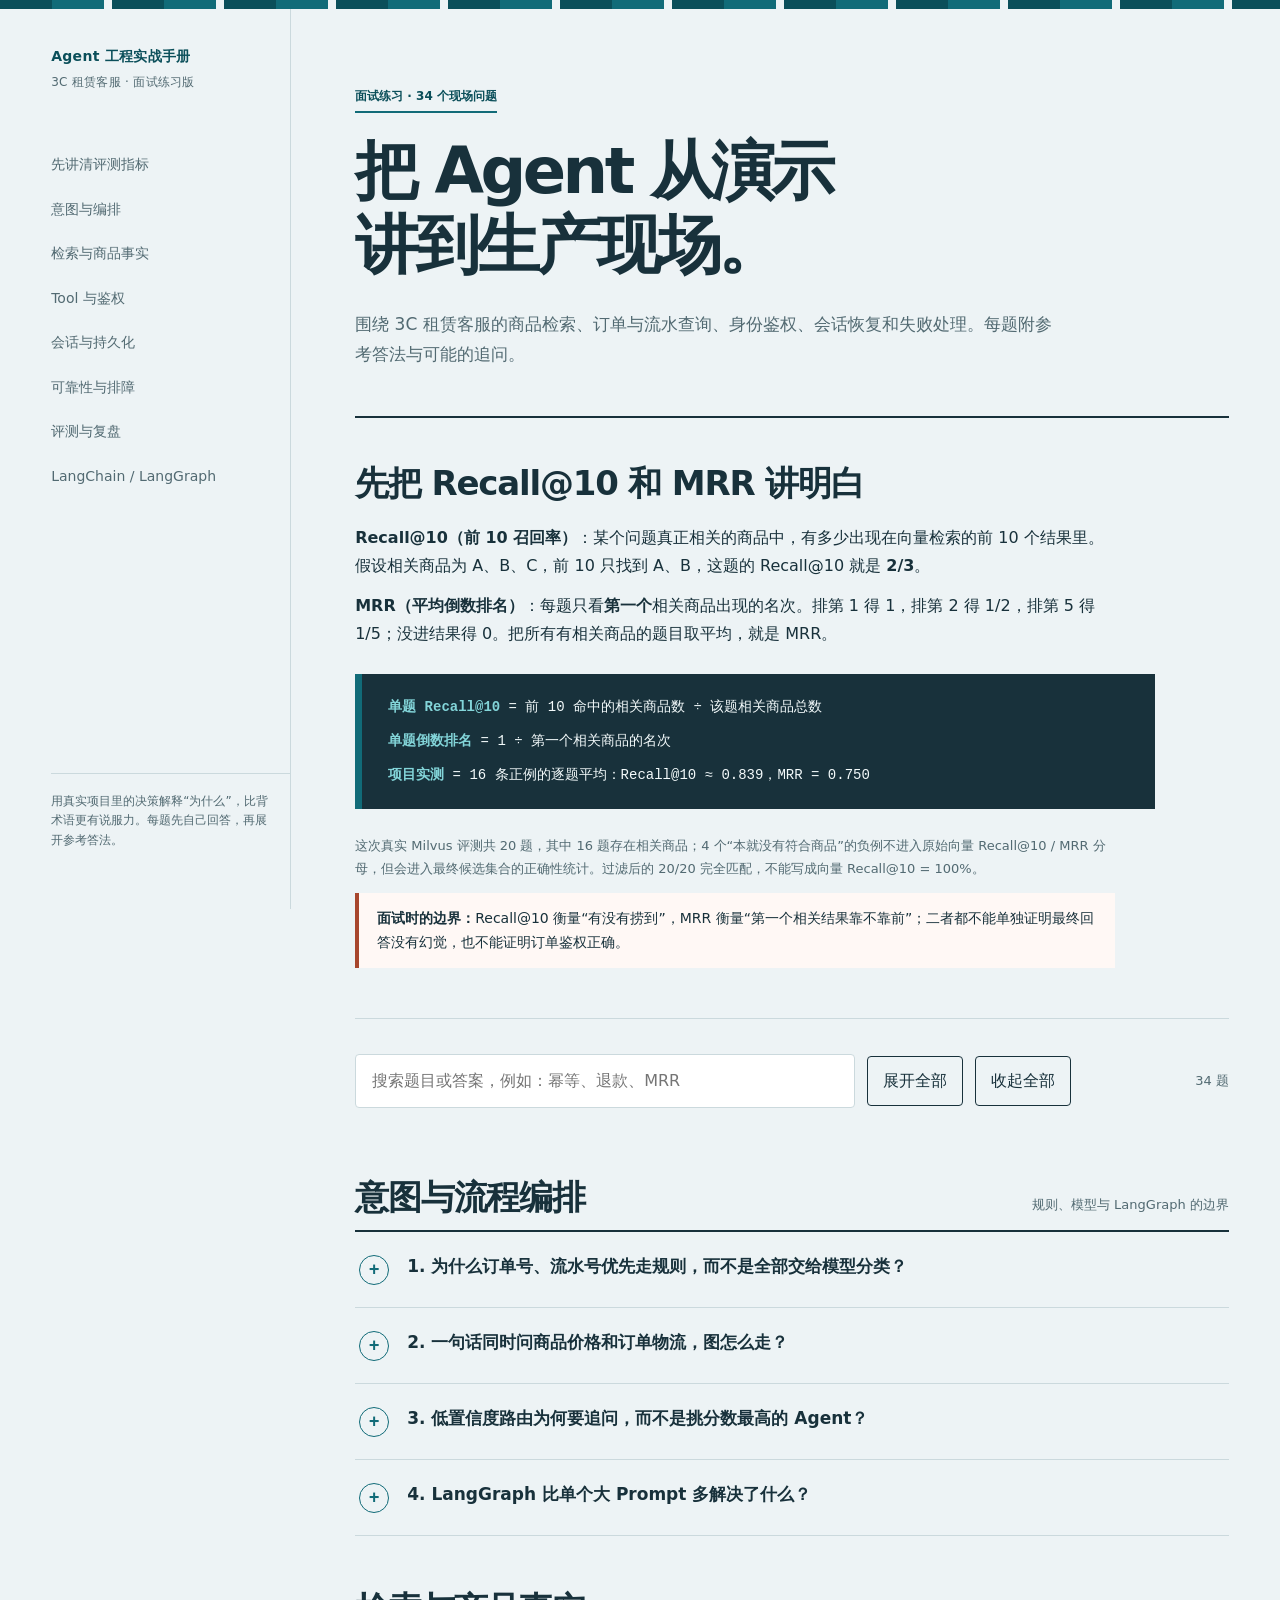
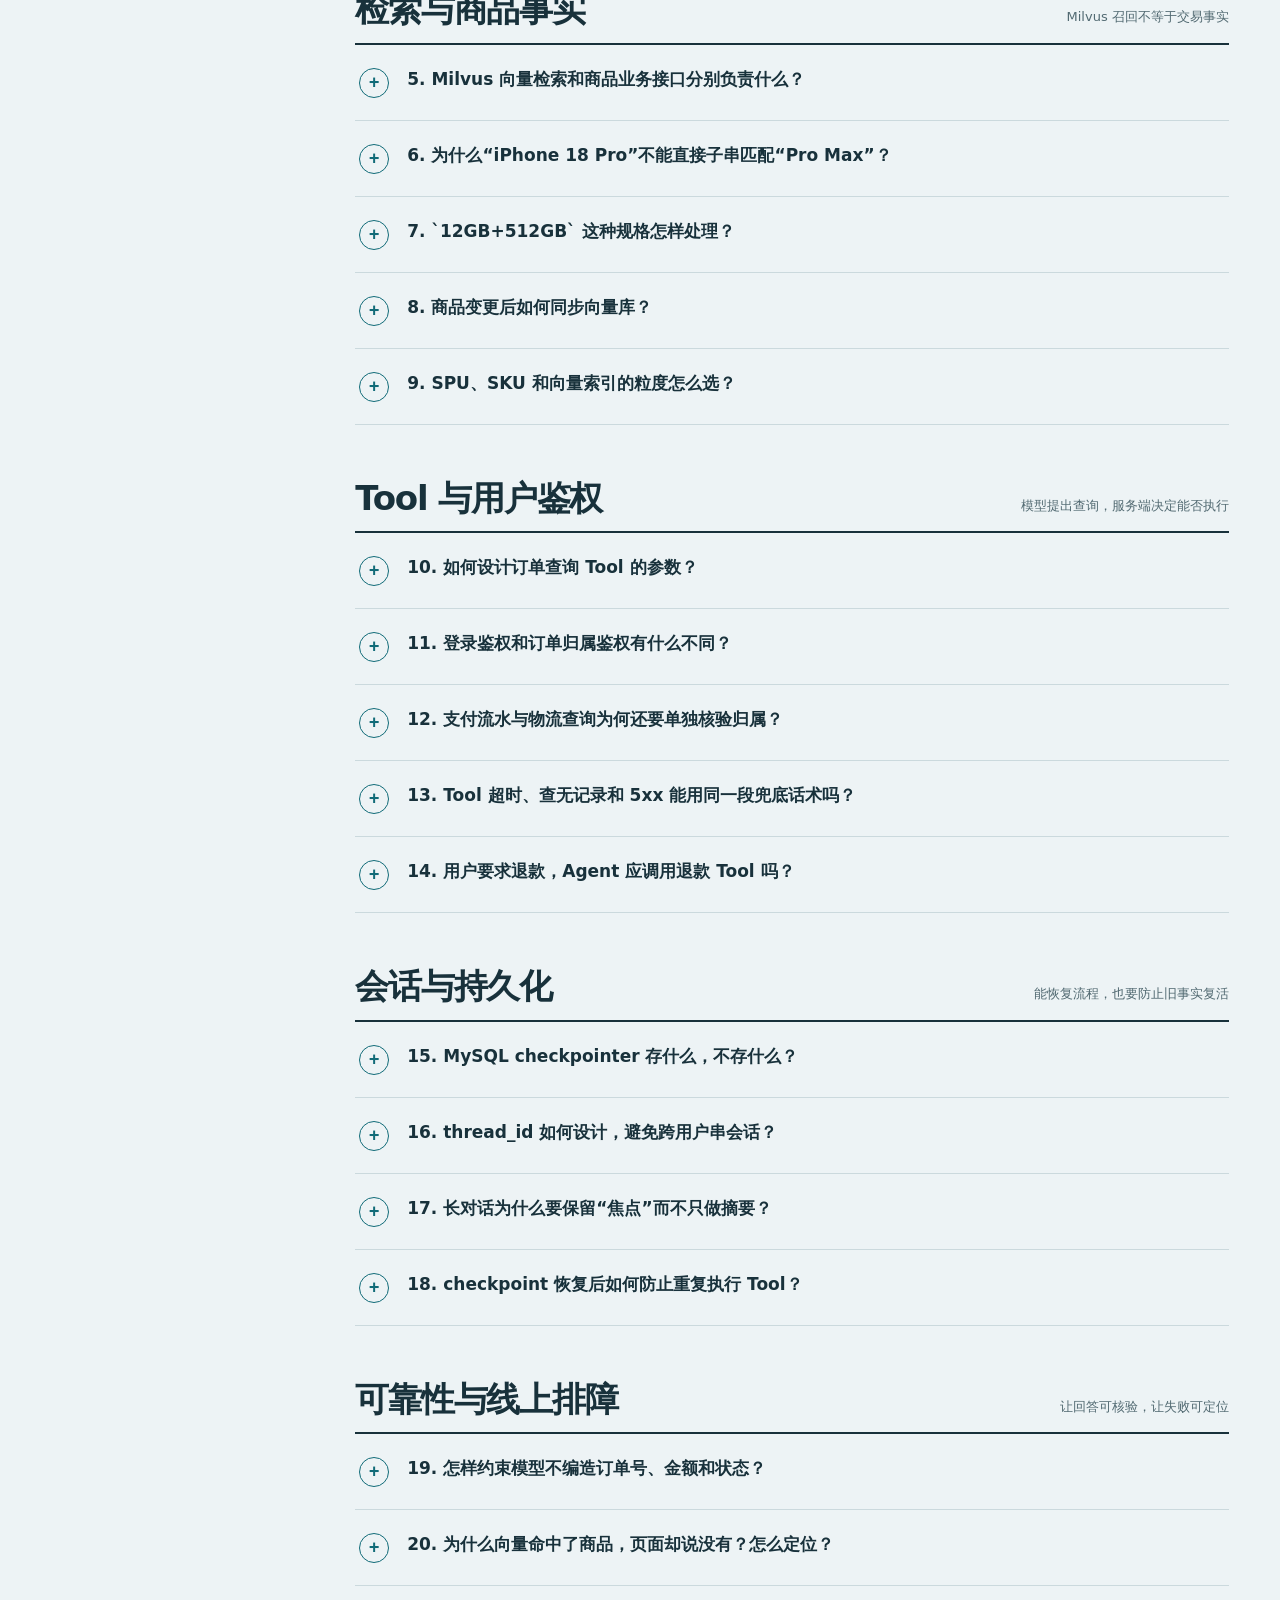
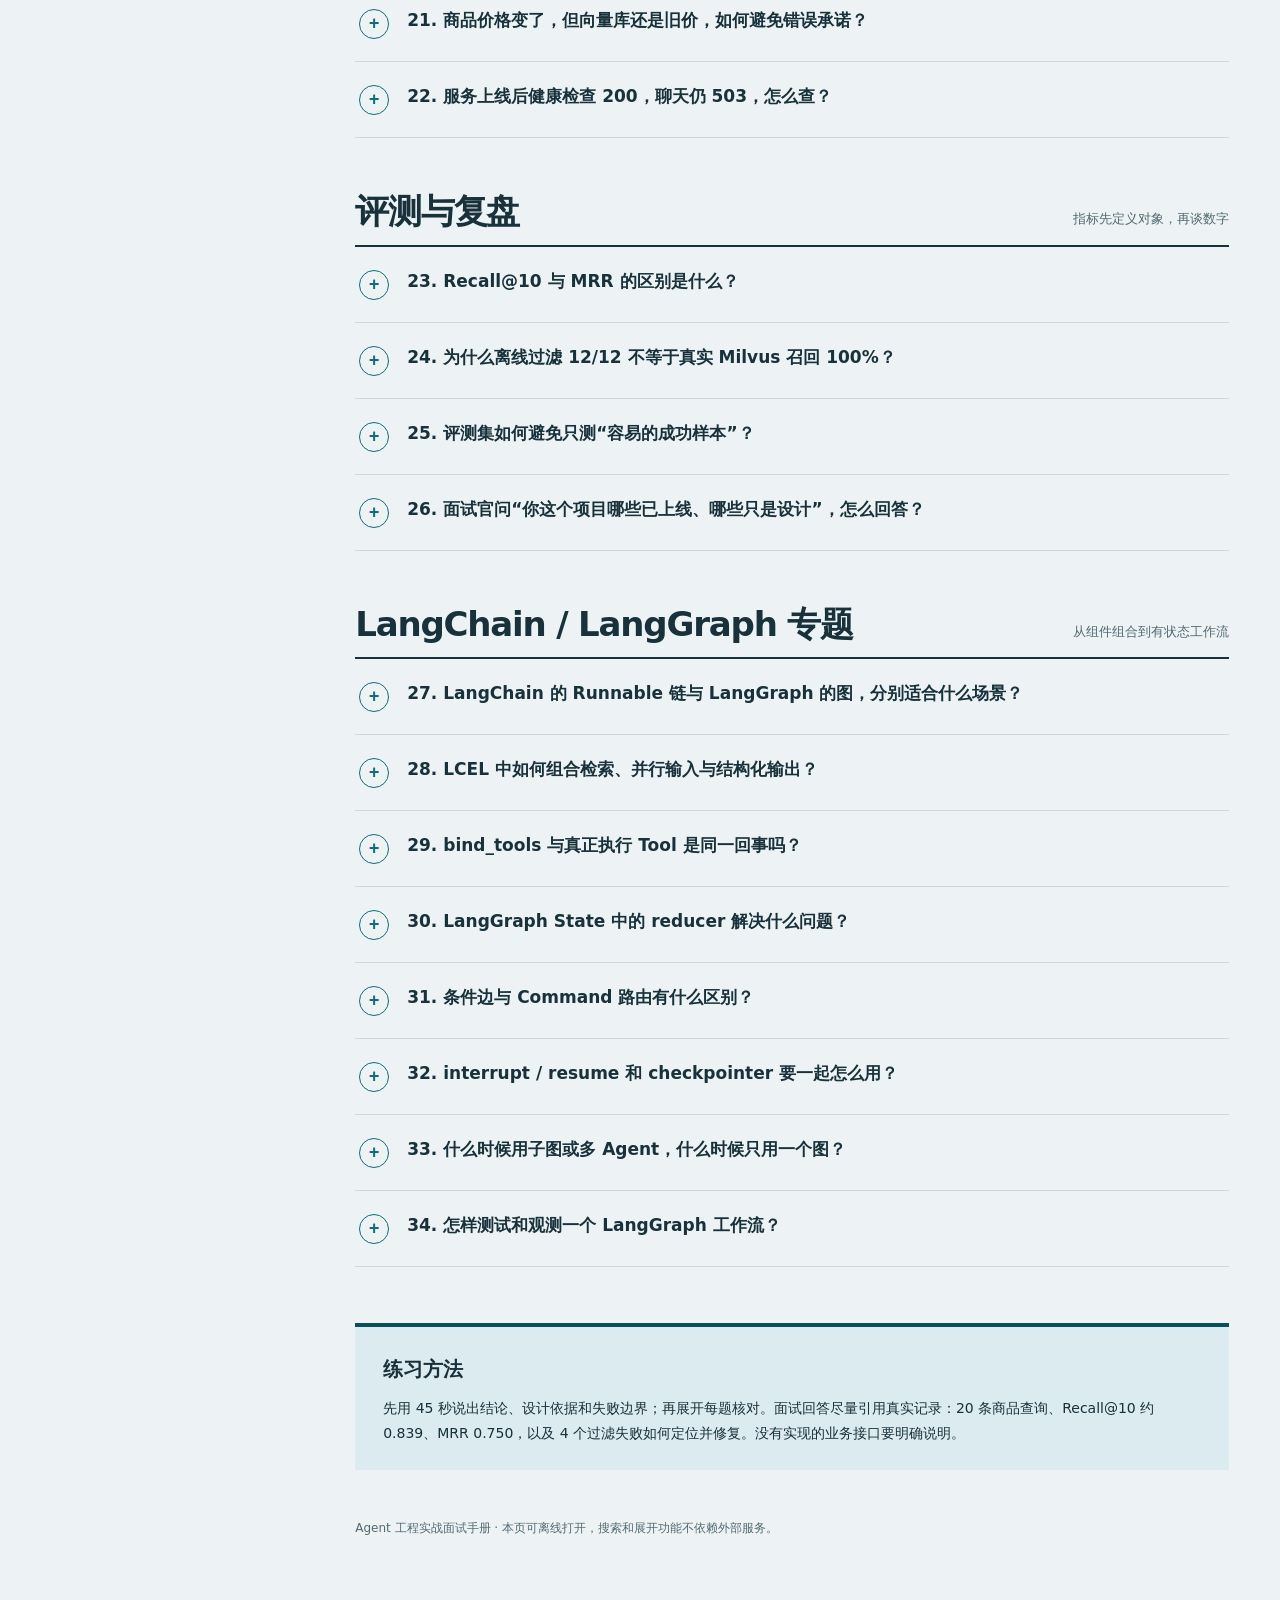
<file: agent-interview-guide.html>
<!doctype html>
<html lang="zh-CN">
<head>
<meta charset="utf-8">
<meta name="viewport" content="width=device-width, initial-scale=1">
<meta name="color-scheme" content="light">
<title>Agent 工程实战面试手册 · 3C 租赁客服</title>
<style>
:root{--paper:#edf3f5;--surface:#fff;--ink:#18313b;--muted:#526a72;--line:#cbd9dd;--teal:#116b78;--teal-dark:#0b4f5a;--signal:#a7462d;--soft:#dcebef;--focus:#e8a447}
*{box-sizing:border-box}html{scroll-behavior:smooth}body{margin:0;background:var(--paper);color:var(--ink);font-family:"Source Han Sans SC","Noto Sans CJK SC","Microsoft YaHei",system-ui,sans-serif;line-height:1.75}button,input{font:inherit}a{color:var(--teal-dark)}a:focus-visible,button:focus-visible,input:focus-visible,summary:focus-visible{outline:3px solid var(--focus);outline-offset:3px}::selection{background:#b8dfe4;color:var(--ink)}
.topline{height:9px;background:repeating-linear-gradient(90deg,var(--teal-dark) 0 52px,var(--teal) 52px 104px,var(--paper) 104px 112px)}.shell{max-width:1320px;margin:auto;display:grid;grid-template-columns:240px minmax(0,1fr);gap:clamp(28px,5vw,88px);padding:0 clamp(22px,4vw,64px) 100px}.rail{position:sticky;top:0;align-self:start;height:100vh;padding:38px 0 28px;border-right:1px solid var(--line);display:flex;flex-direction:column}.brand{font-size:14px;font-weight:800;letter-spacing:.02em;color:var(--teal-dark);line-height:1.4}.brand span{display:block;font-size:12px;font-weight:500;color:var(--muted);margin-top:7px}.rail nav{display:grid;gap:4px;margin-top:54px}.rail nav a{text-decoration:none;color:var(--muted);font-size:14px;padding:8px 14px 8px 0;border-right:3px solid transparent}.rail nav a:hover,.rail nav a:focus-visible{color:var(--teal-dark);border-color:var(--teal)}.rail-note{margin-top:auto;padding:18px 18px 18px 0;border-top:1px solid var(--line);font-size:12px;color:var(--muted);line-height:1.65}.main{min-width:0}.hero{padding:72px 0 46px;border-bottom:2px solid var(--ink)}.hero h1{font-size:clamp(36px,5vw,68px);letter-spacing:-.055em;line-height:1.15;margin:0 0 28px;max-width:800px;font-weight:800}.hero p{font-size:17px;max-width:710px;margin:0;color:var(--muted)}.hero .edition{display:inline-block;font-size:12px;color:var(--teal-dark);font-weight:700;border-bottom:2px solid var(--teal);padding-bottom:4px;margin-bottom:22px}.measure{padding:44px 0 38px;border-bottom:1px solid var(--line)}.measure h2,.chapter h2{font-size:clamp(24px,3vw,34px);letter-spacing:-.035em;line-height:1.25;margin:0 0 20px}.measure p{max-width:760px;margin:12px 0;color:var(--ink)}.formula{background:var(--ink);color:#f3fafb;border-left:7px solid var(--teal);padding:22px 26px;margin:26px 0;max-width:800px;display:grid;gap:11px;font-family:Consolas,"SFMono-Regular",monospace;font-size:14px;line-height:1.65;overflow-x:auto}.formula strong{color:#83d5d9;font-weight:700}.measure small{display:block;max-width:760px;color:var(--muted);font-size:13px}.caution{border-left:4px solid var(--signal);padding:13px 18px;margin-top:28px;background:#fff8f5;color:#633d35;font-size:14px;max-width:800px}.controls{display:flex;align-items:center;gap:12px;flex-wrap:wrap;padding:35px 0 16px}.search{min-width:min(100%,310px);flex:1;max-width:500px;padding:12px 16px;background:var(--surface);border:1px solid var(--line);border-radius:4px;color:var(--ink)}.action{padding:10px 15px;border:1px solid var(--ink);background:transparent;color:var(--ink);border-radius:4px;cursor:pointer}.action:hover{background:var(--ink);color:#fff}.count{font-size:13px;color:var(--muted);margin-left:auto}.chapter{padding-top:52px;scroll-margin-top:22px}.chapter-head{display:flex;align-items:baseline;justify-content:space-between;gap:20px;border-bottom:2px solid var(--ink);padding-bottom:12px}.chapter h2{margin:0}.chapter-head p{margin:0;color:var(--muted);font-size:13px}.qa{border-bottom:1px solid var(--line);background:transparent}.qa summary{list-style:none;cursor:pointer;display:flex;align-items:flex-start;gap:18px;padding:22px 4px;font-weight:650;line-height:1.5;font-size:17px}.qa summary::-webkit-details-marker{display:none}.qa summary::before{content:"+";display:grid;place-items:center;flex:0 0 28px;height:28px;border:1px solid var(--teal);border-radius:50%;color:var(--teal);font-family:Consolas,monospace;font-size:18px;line-height:1;margin-top:1px}.qa[open] summary::before{content:"−";background:var(--teal);color:white}.qa[open]{background:rgba(255,255,255,.62)}.answer{padding:0 35px 26px 50px;max-width:880px;font-size:15px}.answer p{margin:0 0 12px}.answer p:last-child{margin-bottom:0}.answer .follow{color:var(--teal-dark);font-size:14px;border-top:1px dashed var(--line);padding-top:12px;margin-top:18px}.answer code,.measure code{font-family:Consolas,"SFMono-Regular",monospace;background:var(--soft);padding:2px 5px;border-radius:3px;font-size:.92em}.callout{margin:56px 0 0;padding:25px 28px;background:var(--soft);border-top:4px solid var(--teal-dark);font-size:14px}.callout h2{margin:0 0 9px;font-size:20px}.callout p{margin:0;max-width:780px}.footer{color:var(--muted);font-size:12px;padding:48px 0 0}.empty{display:none;padding:28px;color:var(--muted);border:1px dashed var(--line)}
@media(max-width:850px){.shell{display:block;padding:0 22px 70px}.rail{position:static;height:auto;border-right:0;border-bottom:1px solid var(--line);padding:20px 0 13px}.brand span,.rail-note{display:none}.rail nav{display:flex;overflow-x:auto;margin-top:15px;gap:18px;padding-bottom:3px}.rail nav a{white-space:nowrap;padding:3px 0;border-right:0;border-bottom:2px solid transparent}.hero{padding:48px 0 35px}.chapter{padding-top:38px}.chapter-head{display:block}.chapter-head p{margin-top:5px}.answer{padding-left:50px;padding-right:15px}.count{width:100%;margin-left:0}}@media(max-width:480px){.hero h1{font-size:36px}.hero p{font-size:15px}.formula{padding:17px 14px;font-size:12px}.qa summary{font-size:16px;gap:12px}.answer{padding-left:44px;font-size:14px}.controls{gap:8px}.search{min-width:100%}}@media(prefers-reduced-motion:reduce){html{scroll-behavior:auto}}
</style>
</head>
<body>
<div class="topline" aria-hidden="true"></div>
<div class="shell">
  <aside class="rail" aria-label="章节导航">
    <div class="brand">Agent 工程实战手册<span>3C 租赁客服 · 面试练习版</span></div>
    <nav>
      <a href="#metrics">先讲清评测指标</a><a href="#routing">意图与编排</a><a href="#retrieval">检索与商品事实</a><a href="#tools">Tool 与鉴权</a><a href="#memory">会话与持久化</a><a href="#reliability">可靠性与排障</a><a href="#evaluation">评测与复盘</a><a href="#frameworks">LangChain / LangGraph</a>
    </nav>
    <p class="rail-note">用真实项目里的决策解释“为什么”，比背术语更有说服力。每题先自己回答，再展开参考答法。</p>
  </aside>
  <main class="main">
    <header class="hero"><span class="edition">面试练习 · 34 个现场问题</span><h1>把 Agent 从演示<br>讲到生产现场。</h1><p>围绕 3C 租赁客服的商品检索、订单与流水查询、身份鉴权、会话恢复和失败处理。每题附参考答法与可能的追问。</p></header>
    <section id="metrics" class="measure" aria-labelledby="metric-title">
      <h2 id="metric-title">先把 Recall@10 和 MRR 讲明白</h2>
      <p><strong>Recall@10（前 10 召回率）</strong>：某个问题真正相关的商品中，有多少出现在向量检索的前 10 个结果里。假设相关商品为 A、B、C，前 10 只找到 A、B，这题的 Recall@10 就是 <strong>2/3</strong>。</p>
      <p><strong>MRR（平均倒数排名）</strong>：每题只看<strong>第一个</strong>相关商品出现的名次。排第 1 得 1，排第 2 得 1/2，排第 5 得 1/5；没进结果得 0。把所有有相关商品的题目取平均，就是 MRR。</p>
      <div class="formula" role="note" aria-label="指标计算示例"><span><strong>单题 Recall@10</strong> = 前 10 命中的相关商品数 ÷ 该题相关商品总数</span><span><strong>单题倒数排名</strong> = 1 ÷ 第一个相关商品的名次</span><span><strong>项目实测</strong> = 16 条正例的逐题平均：Recall@10 ≈ 0.839，MRR = 0.750</span></div>
      <small>这次真实 Milvus 评测共 20 题，其中 16 题存在相关商品；4 个“本就没有符合商品”的负例不进入原始向量 Recall@10 / MRR 分母，但会进入最终候选集合的正确性统计。过滤后的 20/20 完全匹配，不能写成向量 Recall@10 = 100%。</small>
      <p class="caution"><strong>面试时的边界：</strong>Recall@10 衡量“有没有捞到”，MRR 衡量“第一个相关结果靠不靠前”；二者都不能单独证明最终回答没有幻觉，也不能证明订单鉴权正确。</p>
    </section>
    <div class="controls"><input id="search" class="search" type="search" placeholder="搜索题目或答案，例如：幂等、退款、MRR" aria-label="搜索面试题"><button class="action" id="expand" type="button">展开全部</button><button class="action" id="collapse" type="button">收起全部</button><span class="count" id="count" aria-live="polite">34 题</span></div><p class="empty" id="empty">没有匹配的题目。试试“检索”“鉴权”或“会话”。</p>

    <section id="routing" class="chapter" aria-labelledby="routing-title"><div class="chapter-head"><h2 id="routing-title">意图与流程编排</h2><p>规则、模型与 LangGraph 的边界</p></div>
      <details class="qa"><summary>1. 为什么订单号、流水号优先走规则，而不是全部交给模型分类？</summary><div class="answer"><p>明确标识符是高精度信号，规则可解释、可测试且不会因模型波动改变。先识别订单号或支付流水号，再由模型处理“我刚付了钱”这类模糊语句；识别结果仍需参数校验和用户归属核验。</p><p class="follow">追问：订单号格式升级了怎么办？答：把规则放在版本化配置与回归样本中，不在提示词里散落复制。</p></div></details>
      <details class="qa"><summary>2. 一句话同时问商品价格和订单物流，图怎么走？</summary><div class="answer"><p>先拆成商品与物流两个意图；商品可公开查询，物流必须先鉴权并确定具体订单。若缺订单引用，先追问，不把向量命中的商品误当作用户已购买的商品。结果汇总时标明每条事实来自哪个 Tool。</p><p class="follow">追问：两个 Tool 一个成功一个超时？答：分别呈现已核实部分与未完成部分，不用成功结果补全失败结果。</p></div></details>
      <details class="qa"><summary>3. 低置信度路由为何要追问，而不是挑分数最高的 Agent？</summary><div class="answer"><p>最高分只表示相对排序，不表示足够确定。像“那个怎么还没到”可能指商品、订单或物流；错误路由会触发不必要的业务查询。设置校准过的阈值和冲突规则，追问最少的关键槽位，例如订单号或商品型号。</p><p class="follow">追问：如何定阈值？答：在标注意图集上看误路由成本、澄清率与实际业务风险，不能凭感觉写 0.8。</p></div></details>
      <details class="qa"><summary>4. LangGraph 比单个大 Prompt 多解决了什么？</summary><div class="answer"><p>它把检索、鉴权、业务查询、校验、生成和人工转接拆成可观察的节点与条件边。每个节点有输入输出约束；失败能定位到具体阶段，待补参数或人工确认也可从 checkpoint 恢复。</p><p class="follow">追问：图是否越细越好？答：按需要独立重试、授权或观测的边界拆节点，避免把每个字符串处理都做成节点。</p></div></details>
    </section>

    <section id="retrieval" class="chapter" aria-labelledby="retrieval-title"><div class="chapter-head"><h2 id="retrieval-title">检索与商品事实</h2><p>Milvus 召回不等于交易事实</p></div>
      <details class="qa"><summary>5. Milvus 向量检索和商品业务接口分别负责什么？</summary><div class="answer"><p>向量检索负责找可能相关的候选商品；业务接口负责当前上架状态、SKU 规格、价格、押金与库存。推荐前对候选做型号、容量等硬条件过滤，再查询业务事实；不能因为向量相似就推断商品可租。</p><p class="follow">追问：业务接口价格与向量库不一致？答：使用业务接口价格，并记录向量索引需要更新。</p></div></details>
      <details class="qa"><summary>6. 为什么“iPhone 18 Pro”不能直接子串匹配“Pro Max”？</summary><div class="answer"><p>Pro 是 Pro Max 的前缀，子串判断会混淆两个 SKU 家族。应规范化空格与大小写、识别代际边界和明确版本；只说“iPhone 18”可按系列处理，明确说 Pro 时必须排除 Pro Max。</p><p class="follow">追问：`iPhone180` 呢？答：代际数字必须整体比较，不能让 `18` 命中 `180`。</p></div></details>
      <details class="qa"><summary>7. `12GB+512GB` 这种规格怎样处理？</summary><div class="answer"><p>先识别这是运行内存加存储容量的组合，用户说“512GB”通常指后面的存储；不能把前面的 12GB 当存储匹配。最好在入库时结构化为 RAM 与 storage 字段，查询时按明确槽位过滤；历史数据可在读取层做兼容解析。</p><p class="follow">追问：用户只说“12GB 内存”怎么办？答：标注 RAM 槽位，不按 512GB 存储去匹配。</p></div></details>
      <details class="qa"><summary>8. 商品变更后如何同步向量库？</summary><div class="answer"><p>以商品 ID 作为稳定主键，对名称、规格、说明等影响语义的字段重新生成向量并 upsert；价格、库存等高频动态字段优先由业务接口读取。下架时及时移出候选或在检索后强制拦截，不能只等索引定时重建。</p><p class="follow">追问：怎样避免每次全量重算？答：根据业务变更事件或内容版本只处理变化的商品，同时设置补偿性的全量对账。</p></div></details>
      <details class="qa"><summary>9. SPU、SKU 和向量索引的粒度怎么选？</summary><div class="answer"><p>SPU 适合语义召回“哪款机型”，SKU 才承载容量、颜色、成色与实时价格。可按 SPU 或商品说明建向量，再用业务 SKU 列表过滤；若每个 SKU 文案差异很大，才考虑 SKU 级向量。无论哪种，最终展示必须落到可核验的业务 ID。</p><p class="follow">追问：同款不同容量有多个报价？答：给出明确 SKU 与对应报价，不能拿最低价替代全部容量。</p></div></details>
    </section>

    <section id="tools" class="chapter" aria-labelledby="tools-title"><div class="chapter-head"><h2 id="tools-title">Tool 与用户鉴权</h2><p>模型提出查询，服务端决定能否执行</p></div>
      <details class="qa"><summary>10. 如何设计订单查询 Tool 的参数？</summary><div class="answer"><p>使用受控 schema，例如订单号、查询范围和分页参数；拒绝任意 URL、SQL、用户 ID 等模型自由拼出的参数。登录用户 ID 由服务端鉴权上下文注入，不能由模型或请求体决定。</p><p class="follow">追问：模型传了别人的 userId？答：忽略或拒绝，绝不作为权限依据。</p></div></details>
      <details class="qa"><summary>11. 登录鉴权和订单归属鉴权有什么不同？</summary><div class="answer"><p>登录鉴权证明请求者是谁；归属鉴权证明这张订单属于请求者。二者都要做，并在业务服务或 Tool 网关校验。浏览器 Cookie 仅用于会话续接时，不能代替真实登录身份。</p><p class="follow">追问：同浏览器切换账号？答：按新 userId 隔离会话和缓存，旧账号订单引用不能复用。</p></div></details>
      <details class="qa"><summary>12. 支付流水与物流查询为何还要单独核验归属？</summary><div class="answer"><p>知道流水号或运单号不代表有权查看。应先把流水或物流记录关联到订单及登录用户，再返回可展示字段；跨用户查询不能泄露金额、收件地址、是否存在等敏感细节。</p><p class="follow">追问：物流服务只返回运单号怎么办？答：先在订单域校验归属，再按受控运单号查物流，并核对关联关系。</p></div></details>
      <details class="qa"><summary>13. Tool 超时、查无记录和 5xx 能用同一段兜底话术吗？</summary><div class="answer"><p>不能。查无记录是确定性业务结果；超时是不知道结果，适合有限重试与稍后查询；5xx 需要记录故障并转人工或提示服务不可用。把超时说成“没有订单”会制造错误业务事实。</p><p class="follow">追问：重试几次？答：按幂等性、接口超时预算与退避策略设置上限，不能无限重试。</p></div></details>
      <details class="qa"><summary>14. 用户要求退款，Agent 应调用退款 Tool 吗？</summary><div class="answer"><p>在这个目标业务流程中不自动退款。Agent 识别诉求、核验登录态和可引用的订单，提供人工服务转接所需的最少上下文；实际退款由人工按业务流程确认。不能把“已转接”说成“已退款”。</p><p class="follow">追问：人工工单创建失败？答：如实说明尚未转接成功，提供可用的人工渠道，不伪造工单号。</p></div></details>
    </section>

    <section id="memory" class="chapter" aria-labelledby="memory-title"><div class="chapter-head"><h2 id="memory-title">会话与持久化</h2><p>能恢复流程，也要防止旧事实复活</p></div>
      <details class="qa"><summary>15. MySQL checkpointer 存什么，不存什么？</summary><div class="answer"><p>保存 LangGraph 的 thread_id、节点状态、待补参数、当前商品或订单引用以及最近对话，使进程重启后能续接。不要把价格、库存、支付状态当成永久真值；下一轮需要重新查业务接口。敏感数据按最小化与保留期管理。</p><p class="follow">追问：为什么不只存聊天文本？答：文本无法可靠表达流程停在哪个节点、哪个参数待补或 Tool 是否已执行。</p></div></details>
      <details class="qa"><summary>16. thread_id 如何设计，避免跨用户串会话？</summary><div class="answer"><p>服务端由可信登录 userId 与会话 ID 生成或映射 thread_id，查询 checkpoint 时同时校验用户身份。不能直接采用前端传来的 userId，也不能仅凭匿名 Cookie 访问真实订单状态。</p><p class="follow">追问：用户退出登录？答：失效会话绑定；再次登录按身份恢复或创建会话，不能借旧 Cookie 读取他人状态。</p></div></details>
      <details class="qa"><summary>17. 长对话为什么要保留“焦点”而不只做摘要？</summary><div class="answer"><p>摘要容易漏掉精确 SKU、订单引用或待补容量。保留最近几轮原文与结构化焦点，早期内容再压缩为摘要；动态金额和状态不写入可长期复用的摘要。</p><p class="follow">追问：用户说“那 256G 呢”？答：沿用当前机型焦点，仅更新容量槽位，并重新查询商品事实。</p></div></details>
      <details class="qa"><summary>18. checkpoint 恢复后如何防止重复执行 Tool？</summary><div class="answer"><p>只读查询可在预算内重试；有副作用的 Tool 必须用业务幂等键与状态机防重。图的 checkpoint 能恢复流程，但不能替代业务系统的幂等约束和事务边界。人工转接也要防止重复建工单。</p><p class="follow">追问：节点已执行但 checkpoint 写入失败？答：以业务幂等记录作为最终依据，恢复时先核对执行结果。</p></div></details>
    </section>

    <section id="reliability" class="chapter" aria-labelledby="reliability-title"><div class="chapter-head"><h2 id="reliability-title">可靠性与线上排障</h2><p>让回答可核验，让失败可定位</p></div>
      <details class="qa"><summary>19. 怎样约束模型不编造订单号、金额和状态？</summary><div class="answer"><p>将 Tool 结果作为结构化证据，生成后校验回答中的 ID、金额、状态是否存在于已授权的返回数据。不存在或冲突时不给模型自由补全，应返回无法核实或转人工；提示词只是辅助，不是最终防线。</p><p class="follow">追问：候选商品中的描述含恶意指令？答：作为不可信数据处理，不能让它改变系统指令或工具权限。</p></div></details>
      <details class="qa"><summary>20. 为什么向量命中了商品，页面却说没有？怎么定位？</summary><div class="answer"><p>沿链路分别记录原始向量 Top-K、型号与容量过滤后的候选、业务接口核验结果和模型选中的 ID。项目实测发现 OPPO、vivo、iPad 的相关商品已进入 Top-10，却被型号连写和“12GB+512GB”解析误删；修正过滤后，20 条标注查询的最终候选集合由 16/20 提升到 20/20。</p><p class="follow">追问：这能说明向量召回也提升了吗？答：不能，原始 Recall@10 仍约 0.839，修复发生在召回之后。</p></div></details>
      <details class="qa"><summary>21. 商品价格变了，但向量库还是旧价，如何避免错误承诺？</summary><div class="answer"><p>把向量库价格视为参考字段；展示前调用商品业务接口取当前报价、押金与库存，无法核实时不报确定价格。同步任务可更新索引，但不能把“同步及时”作为唯一正确性保障。</p><p class="follow">追问：业务接口超时？答：可展示机型信息，但明确价格未核实，不使用旧索引价冒充实时价。</p></div></details>
      <details class="qa"><summary>22. 服务上线后健康检查 200，聊天仍 503，怎么查？</summary><div class="answer"><p>健康检查只证明进程能响应。分别检查 Embedding 密钥和维度、Milvus URI/集合、向量模型一致性、LLM 返回格式、业务 Tool 连通性与超时；按请求 ID 串联节点日志，避免仅凭 200 健康状态判断全链路可用。</p><p class="follow">追问：如何减少排障暴露隐私？答：日志保留耗时、状态码、脱敏的标识符和节点名，不写密钥与完整订单信息。</p></div></details>
    </section>

    <section id="evaluation" class="chapter" aria-labelledby="evaluation-title"><div class="chapter-head"><h2 id="evaluation-title">评测与复盘</h2><p>指标先定义对象，再谈数字</p></div>
      <details class="qa"><summary>23. Recall@10 与 MRR 的区别是什么？</summary><div class="answer"><p>Recall@10 看所有相关商品有多少进入前 10；MRR 只看第一个相关商品的名次。前 10 找到 3/4 个相关商品，Recall@10 是 0.75；如果第一个排在第 2，倒数排名是 0.5。两者反映覆盖与首个命中的排序，不能互相替代。</p><p class="follow">追问：没有相关商品的负例怎么算？答：通常不进入这两项分母，另测“无结果时不乱推荐”的正确率。</p></div></details>
      <details class="qa"><summary>24. 为什么离线过滤 12/12 不等于真实 Milvus 召回 100%？</summary><div class="answer"><p>离线用固定候选池，跳过 Embedding 和 Milvus，只测过滤函数。真实评测要对当前集合人工标注相关 ID，实际生成向量并查询 Top-K。此项目的 20 题真实评测里，最终候选 20/20 与标注集合一致，但原始向量 Recall@10 约 0.839。</p><p class="follow">追问：最终候选为何比原始 Top-10 好？答：项目对明确型号额外查询集合补全候选，两个阶段须分开报告。</p></div></details>
      <details class="qa"><summary>25. 评测集如何避免只测“容易的成功样本”？</summary><div class="answer"><p>按意图、型号版本、容量、价格边界、查无结果、跨用户鉴权、多意图、Tool 超时与转人工分层抽样。每题固定期望商品 ID 或业务动作，标注版本和数据快照；失败样本保留为回归用例，不因修复而删掉。</p><p class="follow">追问：商品数据更新后标签怎么办？答：重新核对上架、规格、价格和 ID，再重跑，不能沿用过期真值。</p></div></details>
      <details class="qa"><summary>26. 面试官问“你这个项目哪些已上线、哪些只是设计”，怎么回答？</summary><div class="answer"><p>按证据分层说明：当前 Python 仓库可运行 Milvus 商品检索、LangGraph 流程和 SQLite checkpoint，订单/退款是模拟流程；MySQL、真实 Java Tool、登录与归属鉴权、退款转人工若在其他服务已落地，就展示其接口与测试证据，否则明确说是目标设计。不要把模拟订单测试写成真实交易能力。</p><p class="follow">追问：最有说服力的演示？答：真实集合的标注查询、逐题失败复盘、跨用户拒绝用例和工具调用审计。</p></div></details>
    </section>

    <section id="frameworks" class="chapter" aria-labelledby="frameworks-title"><div class="chapter-head"><h2 id="frameworks-title">LangChain / LangGraph 专题</h2><p>从组件组合到有状态工作流</p></div>
      <details class="qa"><summary>27. LangChain 的 Runnable 链与 LangGraph 的图，分别适合什么场景？</summary><div class="answer"><p>Runnable 适合输入到输出较明确的组合，例如提示词、模型、结构化解析、检索器的顺序或并行处理；可统一调用、批处理和流式输出。LangGraph 适合有条件分支、循环、待补参数、人工介入和跨轮恢复的流程。可以把一个 Runnable 作为图中的节点，不必二选一。</p><p class="follow">追问：只做一次商品摘要需要图吗？答：通常先用简单 Runnable；当路由、状态与恢复成为真实需求再上图。</p></div></details>
      <details class="qa"><summary>28. LCEL 中如何组合检索、并行输入与结构化输出？</summary><div class="answer"><p>用 Runnable 组合把用户问题和检索证据送入提示词、模型及解析器；独立输入可以并行生成，但有依赖的步骤仍需顺序执行。模型输出必须经过 schema 校验，商品 ID 只能从候选列表中选择，解析成功也不等于业务事实正确。</p><p class="follow">追问：并行检索商品与订单安全吗？答：订单查询先完成登录和归属鉴权；不能为了并行绕过权限节点。</p></div></details>
      <details class="qa"><summary>29. bind_tools 与真正执行 Tool 是同一回事吗？</summary><div class="answer"><p>不是。绑定工具 schema 让模型能够提出带参数的调用；服务端执行前仍要校验工具白名单、参数、登录身份和数据归属。执行结果以对应的工具调用 ID 回填，再让模型生成回答。模型提出“退款”不代表系统获准执行退款。</p><p class="follow">追问：ToolNode 能代替鉴权吗？答：不能，鉴权必须在工具实现或受控网关里执行。</p></div></details>
      <details class="qa"><summary>30. LangGraph State 中的 reducer 解决什么问题？</summary><div class="answer"><p>节点返回的是状态更新；普通字段默认由新值覆盖，消息列表这类需要累积的字段可配置 reducer（如 add_messages）。并行节点若同时更新同一个没有合适 reducer 的字段，会产生冲突或丢数据。State 应保存必要引用和流程状态，避免把巨大检索结果无限累积。</p><p class="follow">追问：价格和库存适合累积在 State 吗？答：不适合长期当真值，后续轮次需重新查业务接口。</p></div></details>
      <details class="qa"><summary>31. 条件边与 Command 路由有什么区别？</summary><div class="answer"><p>条件边根据当前 State 选择下一个节点，适合显式的路由函数；Command 可以在节点结果中同时表达状态更新与下一步去向。无论选择哪一种，都要为无法识别的意图、工具失败和澄清请求设置合法出口，避免图走到不存在的节点。</p><p class="follow">追问：多意图如何路由？答：先决定拆分还是追问，再进入受权限约束的分支，不能只取模型第一个标签。</p></div></details>
      <details class="qa"><summary>32. interrupt / resume 和 checkpointer 要一起怎么用？</summary><div class="answer"><p>图编译时绑定 checkpointer，调用时提供稳定的 thread_id；节点调用 interrupt 暂停并保存状态，用户回应后用相同线程和 resume 值继续。恢复可能重新执行中断节点中 interrupt 之前的代码，因此副作用应放在确认之后，并用业务幂等键保护。</p><p class="follow">追问：只传相同用户 ID 足够吗？答：还需会话隔离和服务端登录校验，避免不同会话串状态。</p></div></details>
      <details class="qa"><summary>33. 什么时候用子图或多 Agent，什么时候只用一个图？</summary><div class="answer"><p>商品、订单、流水流程若各有独立状态、工具和测试边界，可以拆子图；主图负责鉴权、路由、汇总与失败兜底。多 Agent 会增加消息转交、权限和观测成本，不能只因任务名称不同就拆多个会自行行动的模型。</p><p class="follow">追问：子图返回订单结果给主图时？答：只传已授权、已校验的结构化结果与必要引用，不泄露完整内部状态。</p></div></details>
      <details class="qa"><summary>34. 怎样测试和观测一个 LangGraph 工作流？</summary><div class="answer"><p>分别测节点纯逻辑、条件边、工具异常、checkpoint 恢复与端到端请求；使用测试替身覆盖超时、空结果和跨用户拒绝。线上记录每个节点的耗时、路由决策、工具状态和脱敏 trace ID，流式输出时区分模型片段、工具事件和最终事实。</p><p class="follow">追问：图测试全通过就能说业务链路正常吗？答：不能，还需用真实依赖做小规模冒烟和标注集评测，并报告未覆盖的接口。</p></div></details>
    </section>
    <div class="callout"><h2>练习方法</h2><p>先用 45 秒说出结论、设计依据和失败边界；再展开每题核对。面试回答尽量引用真实记录：20 条商品查询、Recall@10 约 0.839、MRR 0.750，以及 4 个过滤失败如何定位并修复。没有实现的业务接口要明确说明。</p></div>
    <footer class="footer">Agent 工程实战面试手册 · 本页可离线打开，搜索和展开功能不依赖外部服务。</footer>
  </main>
</div>
<script>
(() => {
  const search = document.querySelector('#search');
  const groups = [...document.querySelectorAll('.chapter')];
  const cards = [...document.querySelectorAll('.qa')];
  const count = document.querySelector('#count');
  const empty = document.querySelector('#empty');
  search.addEventListener('input', () => {
    const term = search.value.trim().toLocaleLowerCase();
    let visible = 0;
    for (const card of cards) {
      const match = card.textContent.toLocaleLowerCase().includes(term);
      card.hidden = !match;
      if (match) visible++;
    }
    for (const group of groups) group.hidden = ![...group.querySelectorAll('.qa')].some(card => !card.hidden);
    count.textContent = `${visible} / ${cards.length} 题`;
    empty.style.display = visible ? 'none' : 'block';
  });
  document.querySelector('#expand').addEventListener('click', () => { for (const card of cards) if (!card.hidden) card.open = true; });
  document.querySelector('#collapse').addEventListener('click', () => { for (const card of cards) card.open = false; });
})();
</script>
</body>
</html>
</file>
